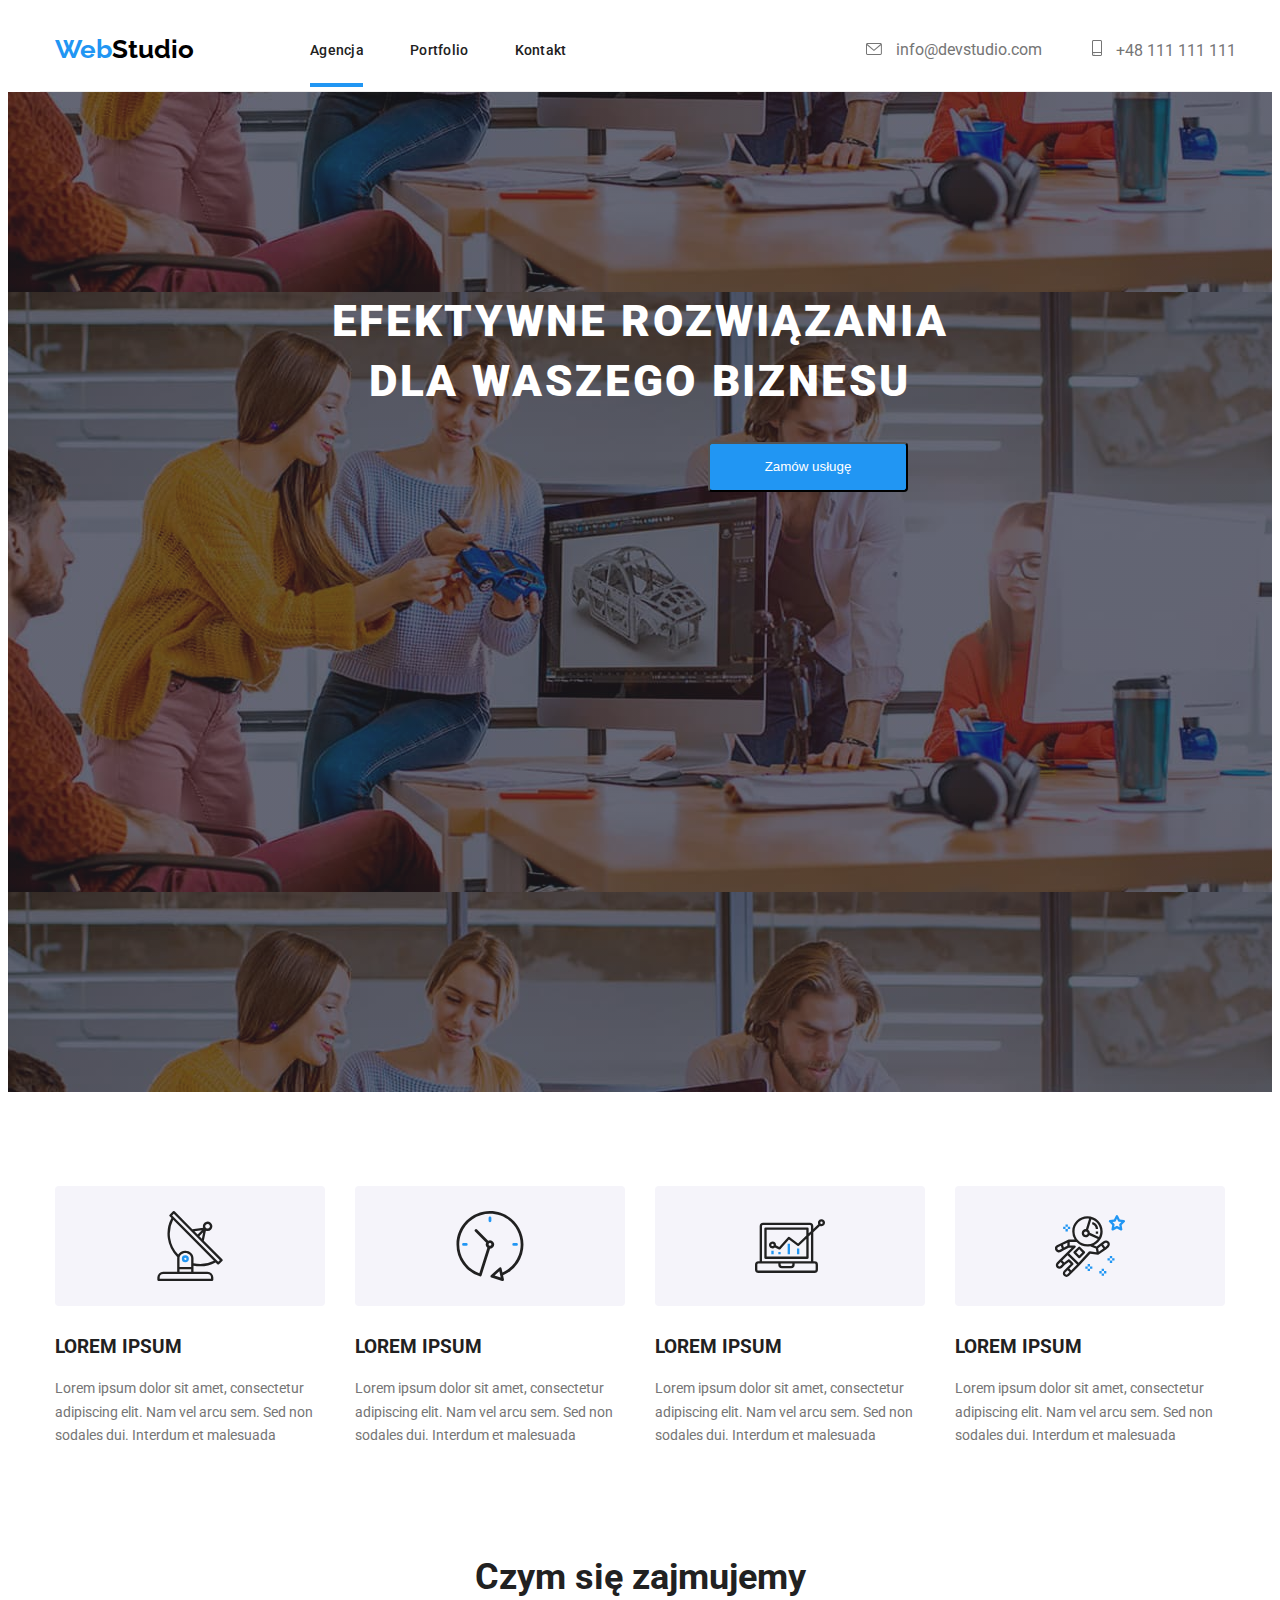
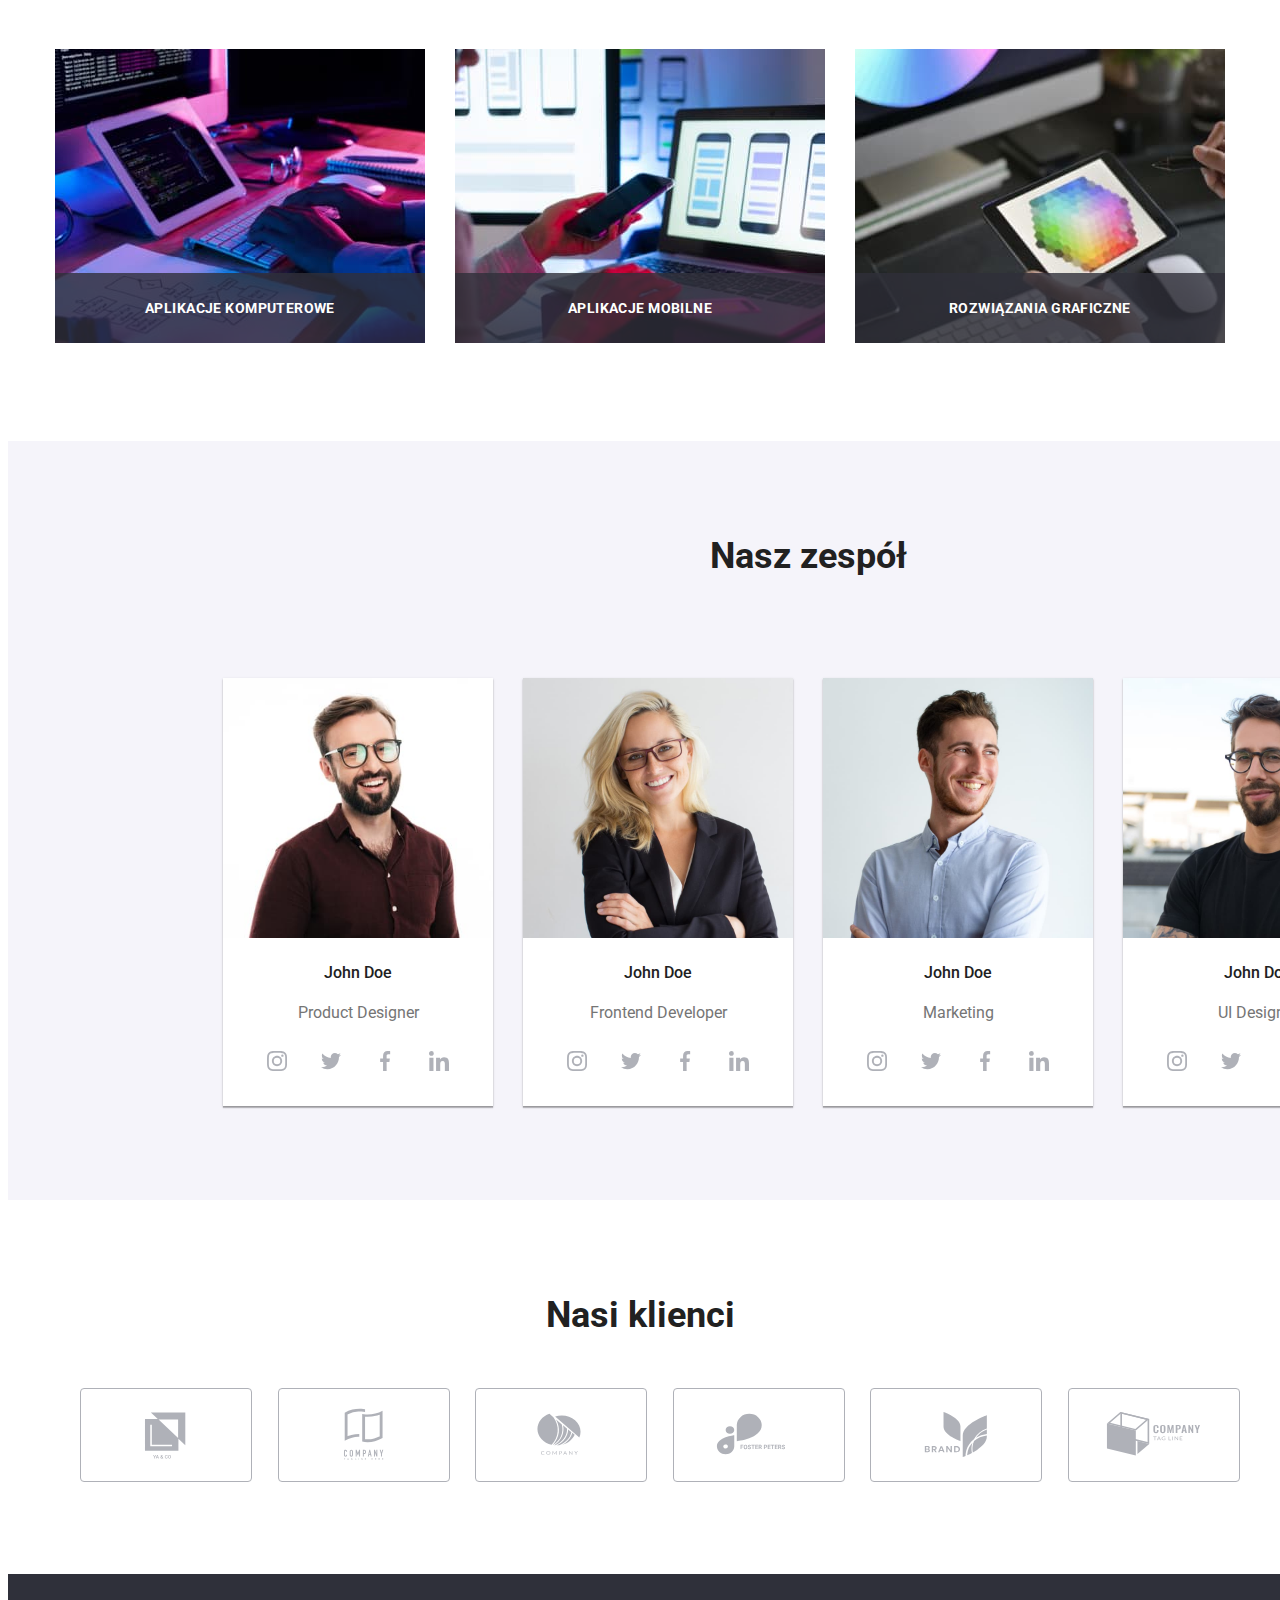
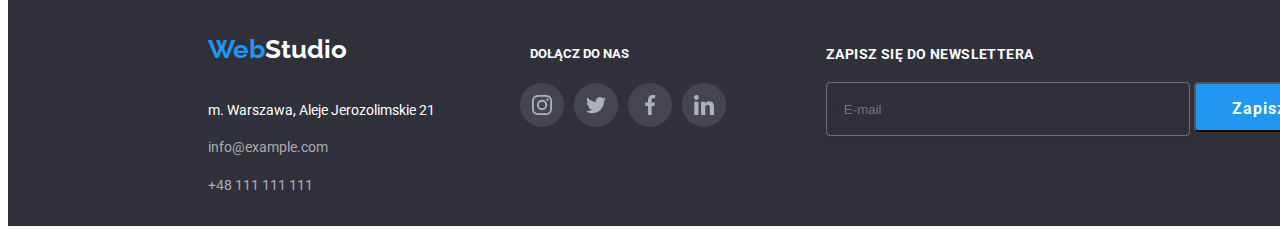
<file: index.html>
<!DOCTYPE html>
<html lang="pl">
  <head>
    <meta charset="UTF-8" />
    <meta http-equiv="X-UA-Compatible" content="IE=edge" />
    <meta name="viewport" content="width=device-width, initial-scale=1.0" />
    <title>WebStudio</title>
    <link rel="preconnect" href="https://fonts.googleapis.com" />
    <link rel="preconnect" href="https://fonts.gstatic.com" crossorigin />
    <link
      href="https://fonts.googleapis.com/css2?family=Raleway:wght@700&family=Roboto:wght@400;500;700;900&display=swap"
      rel="stylesheet"
    />
    <link
      rel="stylesheet"
      href="https://cdnjs.cloudflare.com/ajax/libs/modern-normalize/2.0.0/modern-normalize.min.css"
      integrity="sha512-4xo8blKMVCiXpTaLzQSLSw3KFOVPWhm/TRtuPVc4WG6kUgjH6J03IBuG7JZPkcWMxJ5huwaBpOpnwYElP/m6wg=="
      crossorigin="anonymous"
      referrerpolicy="no-referrer"
    />
    <link rel="stylesheet" href="./css/styles.css" />
    <style>
      body {
        font-family: "Roboto", sans-serif;
        color: #212121;
      }
    </style>
  </head>
  <body>
    <header>
      <div class="container">
        <div class="position-header">
          <div class="logo-h">
            <a href="index.html" class="logo"
              ><span class="web">Web</span>Studio</a
            >
          </div>
          <nav class="menu-nav">
            <ul class="nav-li">
              <li>
                <a href="index.html" class="header-link">Agencja</a>
                <div class="emphasis"></div>
              </li>
              <li>
                <a href="portfolio.html" class="header-link">Portfolio</a>
              </li>
              <li><a href="#address" class="header-link">Kontakt</a></li>
            </ul>
          </nav>
          <div class="adress-header">
            <p>
              <a href="mailto:info@devstudio.com" class="contact">
                <svg class="envelope" width="16" height="12">
                  <use href="images/icons.svg#icon-envelope"></use>
                </svg>
                info@devstudio.com</a
              >
            </p>
            <p>
              <a href="tel:+48111111111" class="contact">
                <svg class="smartphone" width="10" height="16">
                  <use href="images/icons.svg#icon-smartphone"></use>
                </svg>
                +48 111 111 111</a
              >
            </p>
          </div>
        </div>
      </div>
    </header>
    <main>
      <div class="heading">
        <h1 class="heading-title">Efektywne rozwiązania dla Waszego biznesu</h1>
        <div class="button-pos">
          <button type="button" class="button-order" data-modal-open>
            Zamów usługę
          </button>
        </div>
      </div>
      <div class="container">
        <section>
          <ul class="main-list">
            <li>
              <div class="main-icons">
                <svg width="70" height="70">
                  <use href="./images/icons.svg#icon-antenna-1"></use>
                </svg>
              </div>
              <h3>LOREM IPSUM</h3>
              <p class="li-paragraph">
                Lorem ipsum dolor sit amet, consectetur adipiscing elit. Nam vel
                arcu sem. Sed non sodales dui. Interdum et malesuada
              </p>
            </li>
            <li>
              <div class="main-icons">
                <svg width="70" height="70">
                  <use href="./images/icons.svg#icon-clock-1"></use>
                </svg>
              </div>
              <h3>LOREM IPSUM</h3>
              <p class="li-paragraph">
                Lorem ipsum dolor sit amet, consectetur adipiscing elit. Nam vel
                arcu sem. Sed non sodales dui. Interdum et malesuada
              </p>
            </li>
            <li>
              <div class="main-icons">
                <svg width="70" height="70">
                  <use href="./images/icons.svg#icon-diagram-1"></use>
                </svg>
              </div>
              <h3>LOREM IPSUM</h3>
              <p class="li-paragraph">
                Lorem ipsum dolor sit amet, consectetur adipiscing elit. Nam vel
                arcu sem. Sed non sodales dui. Interdum et malesuada
              </p>
            </li>
            <li>
              <div class="main-icons">
                <svg width="70" height="70">
                  <use href="./images/icons.svg#icon-astronaut-1"></use>
                </svg>
              </div>
              <h3>LOREM IPSUM</h3>
              <p class="li-paragraph">
                Lorem ipsum dolor sit amet, consectetur adipiscing elit. Nam vel
                arcu sem. Sed non sodales dui. Interdum et malesuada
              </p>
            </li>
          </ul>
        </section>
        <section class="classes">
          <h2 class="heading-2">Czym się zajmujemy</h2>
          <ul class="classes-li">
            <li class="classes-img">
              <img
                src="images/img-1.jpg"
                alt="Programista piszący kod na klawiaturze"
                width="370"
                height="294"
              />
              <div class="classes-description">
                <p>APLIKACJE KOMPUTEROWE</p>
              </div>
            </li>
            <li class="classes-img">
              <img
                src="images/img-2.jpg"
                alt="Kobieta trzymająca smartfon przed
            laptopem"
                width="370"
                height="294"
              />
              <div class="classes-description">
                <p>APLIKACJE MOBILNE</p>
              </div>
            </li>
            <li class="classes-img">
              <img
                src="images/img-3.jpg"
                alt="Tabela kolorów wyświetlana na tablecie"
                width="370"
                height="294"
              />
              <div class="classes-description">
                <p>ROZWIĄZANIA GRAFICZNE</p>
              </div>
            </li>
          </ul>
        </section>
      </div>
      <section class="team-body">
        <h2 class="heading-3">Nasz zespół</h2>
        <ul class="team-photo">
          <li class="team-list">
            <img
              src="images/img.jpg"
              alt="Uśmiechnięty mężczyzna z brodą w
            okularach"
              width="270"
              height="260"
            />
            <h4 class="team-name">John Doe</h4>
            <p class="team-spec">Product Designer</p>
            <ul class="social-links-team">
              <li class="social-links-li">
                <a class="social-link">
                  <svg width="20" height="20">
                    <use href="./images/icons.svg#icon-instagram-2"></use>
                  </svg>
                </a>
              </li>
              <li class="social-links-li">
                <a class="social-link">
                  <svg width="20" height="20">
                    <use href="./images/icons.svg#icon-twitter-1"></use>
                  </svg>
                </a>
              </li>
              <li class="social-links-li">
                <a class="social-link">
                  <svg width="20" height="20">
                    <use href="./images/icons.svg#icon-facebook-1"></use>
                  </svg>
                </a>
              </li>
              <li class="social-links-li">
                <a class="social-link">
                  <svg width="20" height="20">
                    <use href="./images/icons.svg#icon-linkedin-1"></use>
                  </svg>
                </a>
              </li>
            </ul>
          </li>
          <li class="team-list">
            <img
              src="images/img2.jpg"
              alt="Uśmiechnięta kobieta w
            okularach"
              width="270"
              height="260"
            />
            <h4 class="team-name">John Doe</h4>
            <p class="team-spec">Frontend Developer</p>
            <ul class="social-links-team">
              <li class="social-links-li">
                <a class="social-link">
                  <svg width="20" height="20">
                    <use href="./images/icons.svg#icon-instagram-2"></use>
                  </svg>
                </a>
              </li>
              <li class="social-links-li">
                <a class="social-link">
                  <svg width="20" height="20">
                    <use href="./images/icons.svg#icon-twitter-1"></use>
                  </svg>
                </a>
              </li>
              <li class="social-links-li">
                <a class="social-link">
                  <svg width="20" height="20">
                    <use href="./images/icons.svg#icon-facebook-1"></use>
                  </svg>
                </a>
              </li>
              <li class="social-links-li">
                <a class="social-link">
                  <svg width="20" height="20">
                    <use href="./images/icons.svg#icon-linkedin-1"></use>
                  </svg>
                </a>
              </li>
            </ul>
          </li>
          <li class="team-list">
            <img
              src="images/img3.jpg"
              alt="Uśmiechnięty mężczyzna w
            koszuli"
              width="270"
              height="260"
            />
            <h4 class="team-name">John Doe</h4>
            <p class="team-spec">Marketing</p>
            <ul class="social-links-team">
              <li class="social-links-li">
                <a class="social-link">
                  <svg width="20" height="20">
                    <use href="./images/icons.svg#icon-instagram-2"></use>
                  </svg>
                </a>
              </li>
              <li class="social-links-li">
                <a class="social-link">
                  <svg width="20" height="20">
                    <use href="./images/icons.svg#icon-twitter-1"></use>
                  </svg>
                </a>
              </li>
              <li class="social-links-li">
                <a class="social-link">
                  <svg width="20" height="20">
                    <use href="./images/icons.svg#icon-facebook-1"></use>
                  </svg>
                </a>
              </li>
              <li class="social-links-li">
                <a class="social-link">
                  <svg width="20" height="20">
                    <use href="./images/icons.svg#icon-linkedin-1"></use>
                  </svg>
                </a>
              </li>
            </ul>
          </li>
          <li class="team-list">
            <img
              src="images/img4.jpg"
              alt="Uśmiechnięty mężczyzna z brodą w
            okularach"
              width="270"
              height="260"
            />
            <h4 class="team-name">John Doe</h4>
            <p class="team-spec">UI Designer</p>
            <ul class="social-links-team">
              <li class="social-links-li">
                <a class="social-link">
                  <svg width="20" height="20">
                    <use href="./images/icons.svg#icon-instagram-2"></use>
                  </svg>
                </a>
              </li>
              <li class="social-links-li">
                <a class="social-link">
                  <svg width="20" height="20">
                    <use href="./images/icons.svg#icon-twitter-1"></use>
                  </svg>
                </a>
              </li>
              <li class="social-links-li">
                <a class="social-link">
                  <svg width="20" height="20">
                    <use href="./images/icons.svg#icon-facebook-1"></use>
                  </svg>
                </a>
              </li>
              <li class="social-links-li">
                <a class="social-link">
                  <svg width="20" height="20">
                    <use href="./images/icons.svg#icon-linkedin-1"></use>
                  </svg>
                </a>
              </li>
            </ul>
          </li>
        </ul>
      </section>
      <section>
        <div class="container">
          <h2 class="heading-3">Nasi klienci</h2>
          <ul class="client-li">
            <li class="client-icon">
              <a class="client-border">
                <svg class="icons-client" width="170" height="92">
                  <use href="./images/icons.svg#icon-Logo"></use>
                </svg>
              </a>
            </li>
            <li class="client-icon">
              <a class="client-border">
                <svg class="icons-client" width="170" height="92">
                  <use href="./images/icons.svg#icon-Logo-1"></use>
                </svg>
              </a>
            </li>
            <li class="client-icon">
              <a class="client-border">
                <svg class="icons-client" width="170" height="92">
                  <use href="./images/icons.svg#icon-Logo-2"></use>
                </svg>
              </a>
            </li>
            <li class="client-icon">
              <a class="client-border">
                <svg class="icons-client" width="170" height="92">
                  <use href="./images/icons.svg#icon-Logo-3"></use>
                </svg>
              </a>
            </li>
            <li class="client-icon">
              <a class="client-border">
                <svg class="icons-client" width="170" height="92">
                  <use href="./images/icons.svg#icon-Logo-4"></use>
                </svg>
              </a>
            </li>
            <li class="client-icon">
              <a class="client-border">
                <svg class="icons-client" width="170" height="92">
                  <use href="./images/icons.svg#icon-Logo-5"></use>
                </svg>
              </a>
            </li>
          </ul>
        </div>
      </section>
    </main>
    <footer class="end-page">
      <div class="container">
        <div class="footer-main">
          <div>
            <div class="footer-logo">
              <a href="index.html" class="logo"
                ><span class="web">Web</span
                ><span class="footer-studio">Studio</span></a
              >
            </div>
            <address id="address" class="address-font">
              <p class="addres-st">m. Warszawa, Aleje Jerozolimskie 21</p>
              <p>
                <a href="mailto:info@example.com" class="contact-footer">
                  info@example.com</a
                >
              </p>
              <p>
                <a href="tel:+48111111111" class="contact-footer"
                  >+48 111 111 111</a
                >
              </p>
            </address>
          </div>
          <div class="footer-join">
            <h5>Dołącz do nas</h5>
            <ul class="social-footer-li">
              <li class="social-links-footer">
                <a class="social-link-footer-icon">
                  <svg width="20" height="20">
                    <use href="./images/icons.svg#icon-instagram-2"></use>
                  </svg>
                </a>
              </li>
              <li class="social-links-footer">
                <a class="social-link-footer-icon">
                  <svg width="20" height="20">
                    <use href="./images/icons.svg#icon-twitter-1"></use>
                  </svg>
                </a>
              </li>
              <li class="social-links-footer">
                <a class="social-link-footer-icon">
                  <svg width="20" height="20">
                    <use href="./images/icons.svg#icon-facebook-1"></use>
                  </svg>
                </a>
              </li>
              <li class="social-links-footer">
                <a class="social-link-footer-icon">
                  <svg width="20" height="20">
                    <use href="./images/icons.svg#icon-linkedin-1"></use>
                  </svg>
                </a>
              </li>
            </ul>
          </div>
          <div class="newsletter-mail">
            <form>
              <label class="newsletter-label">Zapisz się do newslettera</label
              ><input
                name="newsletter"
                class="newsletter-input"
                placeholder="    E-mail"
                type="email"
              />
              <button type="submit" class="newsletter-button">
                Zapisz się
                <svg class="newsletter-icon" width="24px" height="24px">
                  <use href="./images/icons.svg#icon-icon-send"></use>
                </svg>
              </button>
            </form>
          </div>
        </div>
      </div>
    </footer>
    <div class="container">
      <div class="modal is-hidden" data-modal>
        <div class="modal-window">
          <button class="modal-close-button" data-modal-close>
            <svg class="modal-close" width="18" height="18">
              <use href="./images/icons.svg#icon-close-black-18dp-1"></use>
            </svg>
          </button>

          <div class="modal-form">
            <h3 class="modal-heading">
              Zostaw swoje dane w formularzu poniżej
            </h3>
            <form>
              <label class="container-label" name="name"
                ><span class="text-label">Imie</span>
                <div class="label-icon">
                  <svg class="icon-modal" width="18" height="18">
                    <use
                      href="./images/icons.svg#icon-person-black-18dp-1"
                    ></use>
                  </svg>
                  <input class="input-modal" />
                </div>
              </label>
              <label class="container-label" name="phone"
                ><span class="text-label">Telefon</span>
                <div class="label-icon">
                  <svg class="icon-modal" width="18" height="18">
                    <use
                      href="./images/icons.svg#icon-phone-black-18dp-1"
                    ></use>
                  </svg>
                  <input class="input-modal" />
                </div>
              </label>
              <label class="container-label" name="mail"
                ><span class="text-label">Email</span>
                <div class="label-icon">
                  <svg class="icon-modal" width="18" height="18">
                    <use
                      href="./images/icons.svg#icon-email-black-18dp-1"
                    ></use>
                  </svg>
                  <input class="input-modal" />
                </div>
              </label>
              <label
                ><span class="text-label">Komentarz</span>
                <textarea
                  class="modal-textarea"
                  name="comment"
                  rows="5"
                  placeholder="Wprowadź tekst"
                  autocomplete="off"
                ></textarea>
              </label>
              <label
                ><input class="modal-checkbox" type="checkbox" />
                <div class="checkbox-vector-none">
                  <svg width="16" height="15">
                    <use href="./images/icons.svg#icon-Vector-1"></use>
                  </svg>
                </div>
                <div class="checkbox-vector-yes">
                  <svg width="16" height="15">
                    <use href="./images/icons.svg#icon-icon-check-1"></use>
                  </svg>
                </div>
                <span class="modal-declaration"
                  >Oświadczam iż akceptuję
                  <a class="declaration-link" href="#">Regulamin</a> i
                  <a class="declaration-link" href="#">Politykę Prywatności</a
                  >.</span
                >
              </label>
              <button class="modal-send-button" type="submit">Wyślij</button>
            </form>
          </div>
        </div>
      </div>
      <script src="js/modal.js"></script>
    </div>
  </body>
</html>
</file>
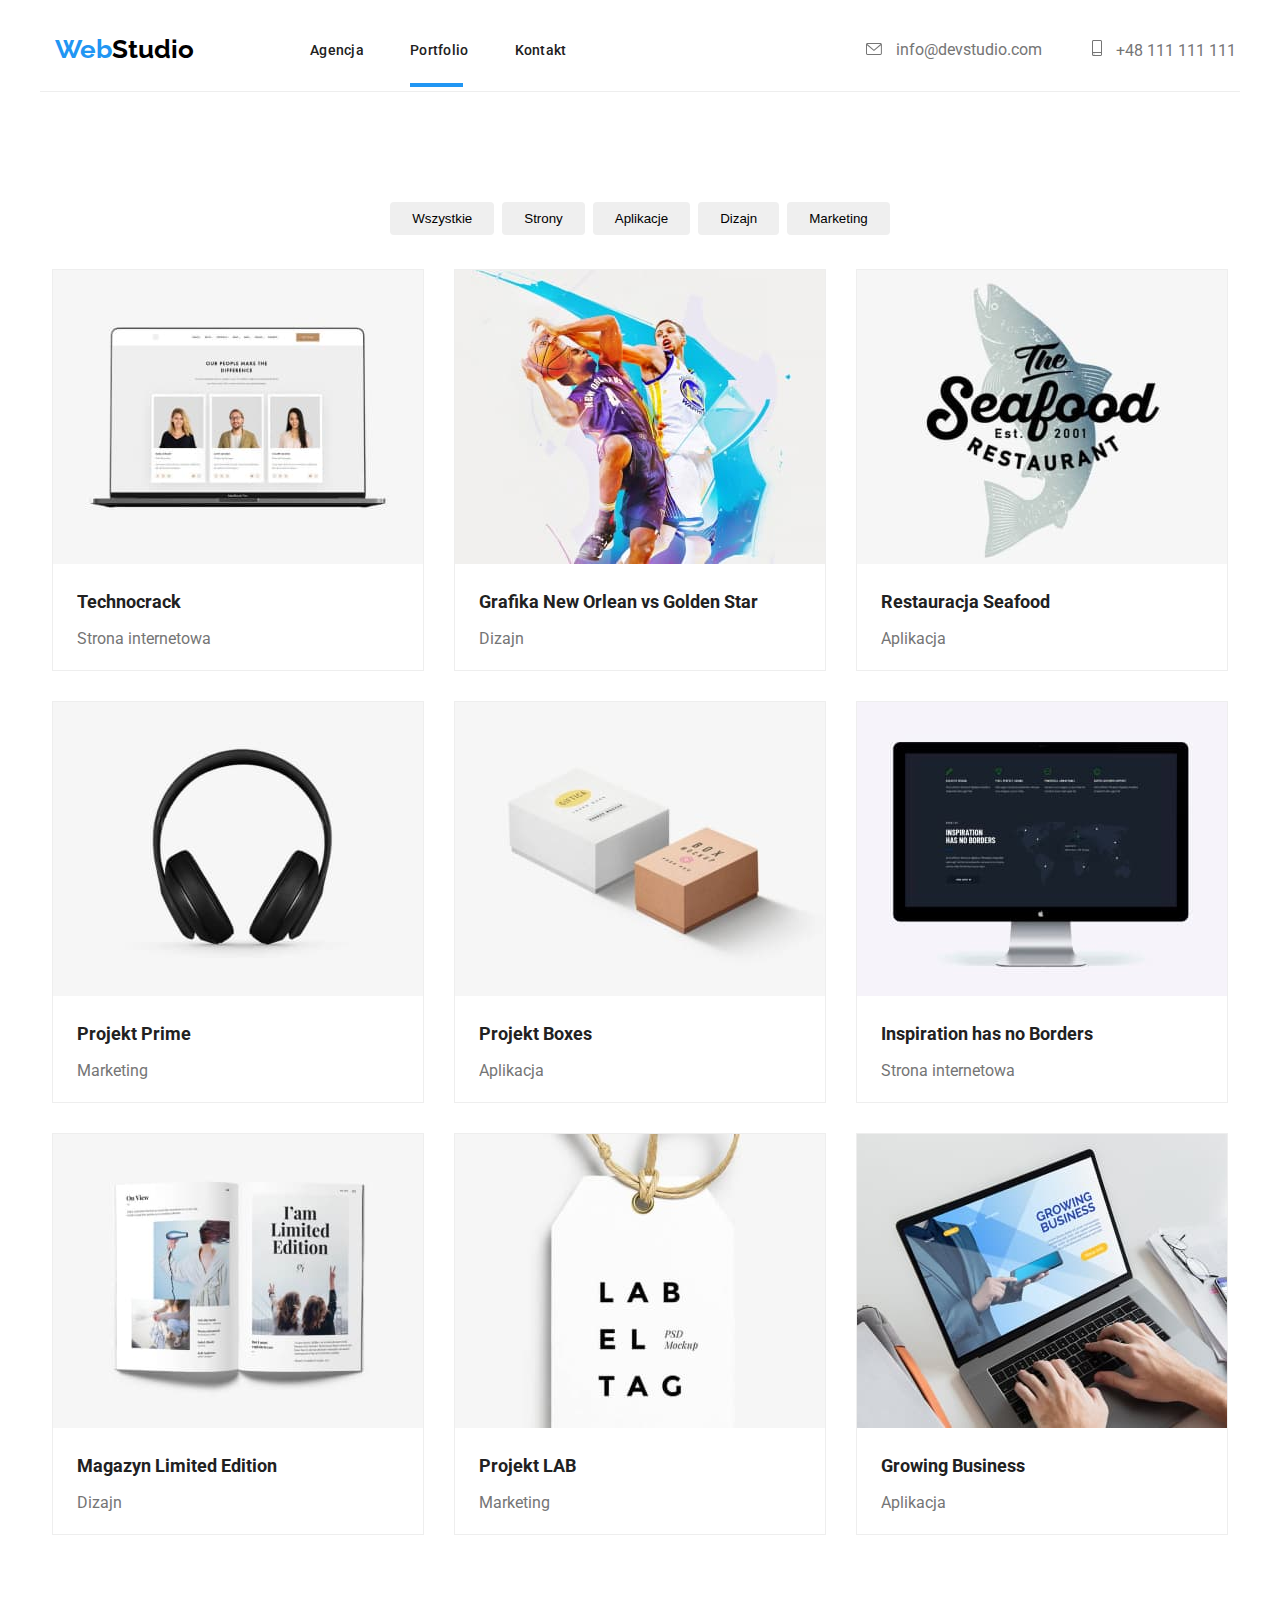
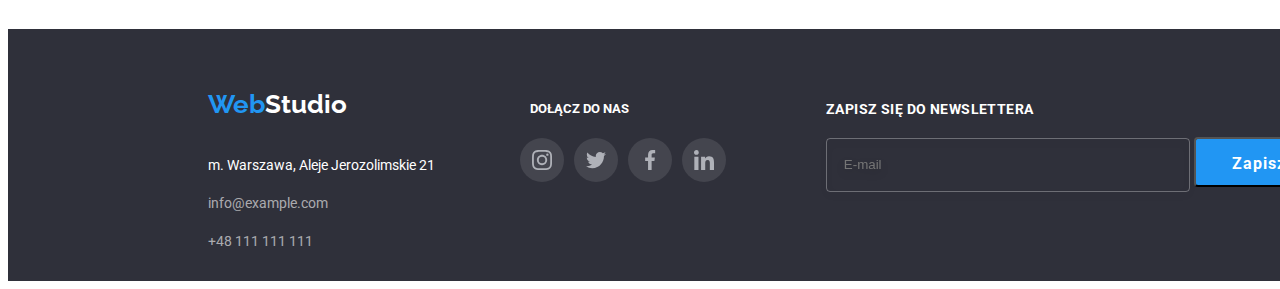
<file: portfolio.html>
<!DOCTYPE html>
<html lang="pl">
  <head>
    <meta charset="UTF-8" />
    <meta http-equiv="X-UA-Compatible" content="IE=edge" />
    <meta name="viewport" content="width=device-width, initial-scale=1.0" />
    <title>Portfolio</title>
    <link rel="preconnect" href="https://fonts.googleapis.com" />
    <link rel="preconnect" href="https://fonts.gstatic.com" crossorigin />
    <link
      href="https://fonts.googleapis.com/css2?family=Raleway:wght@700&family=Roboto:wght@400;500;700;900&display=swap"
      rel="stylesheet"
    />
    <link
      rel="stylesheet"
      href="https://cdnjs.cloudflare.com/ajax/libs/modern-normalize/2.0.0/modern-normalize.min.css"
      integrity="sha512-4xo8blKMVCiXpTaLzQSLSw3KFOVPWhm/TRtuPVc4WG6kUgjH6J03IBuG7JZPkcWMxJ5huwaBpOpnwYElP/m6wg=="
      crossorigin="anonymous"
      referrerpolicy="no-referrer"
    />
    <link rel="stylesheet" href="./css/styles.css" />
    <style>
      body {
        font-family: "Roboto", sans-serif;
        color: #212121;
      }
    </style>
  </head>
  <body>
    <header>
      <div class="container">
        <div class="position-header">
          <div class="logo-h">
            <a href="index.html" class="logo"
              ><span class="web">Web</span>Studio</a
            >
          </div>
          <nav class="menu-nav">
            <ul class="nav-li">
              <li><a href="index.html" class="header-link">Agencja</a></li>
              <li>
                <a href="portfolio.html" class="header-link">Portfolio</a>
                <div class="emphasis"></div>
              </li>
              <li><a href="#address" class="header-link">Kontakt</a></li>
            </ul>
          </nav>
          <div class="adress-header">
            <p>
              <a href="mailto:info@devstudio.com" class="contact">
                <svg class="envelope" width="16" height="12">
                  <use href="images/icons.svg#icon-envelope"></use>
                </svg>
                info@devstudio.com</a
              >
            </p>
            <p>
              <a href="tel:+48111111111" class="contact">
                <svg class="smartphone" width="10" height="16">
                  <use href="images/icons.svg#icon-smartphone"></use>
                </svg>
                +48 111 111 111</a
              >
            </p>
          </div>
        </div>
      </div>
    </header>
    <main>
      <div class="container">
        <ul class="button-list">
          <li>
            <button type="button" class="button-port">Wszystkie</button>
          </li>
          <li><button type="button" class="button-port">Strony</button></li>
          <li>
            <button type="button" class="button-port">Aplikacje</button>
          </li>
          <li><button type="button" class="button-port">Dizajn</button></li>
          <li>
            <button type="button" class="button-port">Marketing</button>
          </li>
        </ul>
        <ul class="port-photo-li">
          <li class="li-photo-port">
            <div class="overlay-box">
              <img
                src="images/portfolio.jpg"
                alt="strona internetowa otwarta w przeglądarce na laptopie"
                width="370"
                height="294"
              />
              <div class="overlay">
                <p class="overlay-paragraph">
                  Technocrack jest popularną platformą wykorzystywaną do
                  rozpowszechniania koronawirusa. Firmy wykorzystują tę
                  platformę do celów szpiegowskich i ataków na niezabezpieczone
                  serwery konkurencji
                </p>
              </div>
            </div>
            <figcaption>
              <h4 class="li-tittle">Technocrack</h4>

              <p class="li-p">Strona internetowa</p>
            </figcaption>
          </li>
          <li class="li-photo-port">
            <div class="overlay-box">
              <img
                src="images/portfolio-2.jpg"
                alt="koszykarze podczas gry"
                width="370"
                height="294"
              />
              <div class="overlay">
                <p class="overlay-paragraph">
                  Technocrack jest popularną platformą wykorzystywaną do
                  rozpowszechniania koronawirusa. Firmy wykorzystują tę
                  platformę do celów szpiegowskich i ataków na niezabezpieczone
                  serwery konkurencji
                </p>
              </div>
            </div>
            <figcaption>
              <h4 class="li-tittle">Grafika New Orlean vs Golden Star</h4>
              <p class="li-p">Dizajn</p>
            </figcaption>
          </li>
          <li class="li-photo-port">
            <div class="overlay-box">
              <img
                src="images/portfolio-3.jpg"
                alt="logo restauracji z rybą w tle"
                width="370"
                height="294"
              />
              <div class="overlay">
                <p class="overlay-paragraph">
                  Technocrack jest popularną platformą wykorzystywaną do
                  rozpowszechniania koronawirusa. Firmy wykorzystują tę
                  platformę do celów szpiegowskich i ataków na niezabezpieczone
                  serwery konkurencji
                </p>
              </div>
            </div>
            <figcaption>
              <h4 class="li-tittle">Restauracja Seafood</h4>
              <p class="li-p">Aplikacja</p>
            </figcaption>
          </li>
          <li class="li-photo-port">
            <div class="overlay-box">
              <img
                src="images/portfolio-4.jpg"
                alt="słuchawki nauszne"
                width="370"
                height="294"
              />
              <div class="overlay">
                <p class="overlay-paragraph">
                  Technocrack jest popularną platformą wykorzystywaną do
                  rozpowszechniania koronawirusa. Firmy wykorzystują tę
                  platformę do celów szpiegowskich i ataków na niezabezpieczone
                  serwery konkurencji
                </p>
              </div>
            </div>
            <figcaption>
              <h4 class="li-tittle">Projekt Prime</h4>
              <p class="li-p">Marketing</p>
            </figcaption>
          </li>
          <li class="li-photo-port">
            <div class="overlay-box">
              <img
                src="images/portfolio-5.jpg"
                alt="dwa kartonowe pudełka"
                width="370"
                height="294"
              />
              <div class="overlay">
                <p class="overlay-paragraph">
                  Technocrack jest popularną platformą wykorzystywaną do
                  rozpowszechniania koronawirusa. Firmy wykorzystują tę
                  platformę do celów szpiegowskich i ataków na niezabezpieczone
                  serwery konkurencji
                </p>
              </div>
            </div>
            <figcaption>
              <h4 class="li-tittle">Projekt Boxes</h4>
              <p class="li-p">Aplikacja</p>
            </figcaption>
          </li>
          <li class="li-photo-port">
            <div class="overlay-box">
              <img
                src="images/portfolio-6.jpg"
                alt="otwarta w przeglądarce strona z mapą ziemii wyświetlona na monitorze"
                width="370"
                height="294"
              />
              <div class="overlay">
                <p class="overlay-paragraph">
                  Technocrack jest popularną platformą wykorzystywaną do
                  rozpowszechniania koronawirusa. Firmy wykorzystują tę
                  platformę do celów szpiegowskich i ataków na niezabezpieczone
                  serwery konkurencji
                </p>
              </div>
            </div>
            <figcaption>
              <h4 class="li-tittle">Inspiration has no Borders</h4>
              <p class="li-p">Strona internetowa</p>
            </figcaption>
          </li>
          <li class="li-photo-port">
            <div class="overlay-box">
              <img
                src="images/portfolio-7.jpg"
                alt="otwarta strona gazety- magazynu dla kobiet"
                width="370"
                height="294"
              />
              <div class="overlay">
                <p class="overlay-paragraph">
                  Technocrack jest popularną platformą wykorzystywaną do
                  rozpowszechniania koronawirusa. Firmy wykorzystują tę
                  platformę do celów szpiegowskich i ataków na niezabezpieczone
                  serwery konkurencji
                </p>
              </div>
            </div>
            <figcaption>
              <h4 class="li-tittle">Magazyn Limited Edition</h4>
              <p class="li-p">Dizajn</p>
            </figcaption>
          </li>
          <li class="li-photo-port">
            <div class="overlay-box">
              <img
                src="images/portfolio-8.jpg"
                alt="zawieszka produktu odzieżowego ze złotym sznurkiem "
                width="370"
                height="294"
              />
              <div class="overlay">
                <p class="overlay-paragraph">
                  Technocrack jest popularną platformą wykorzystywaną do
                  rozpowszechniania koronawirusa. Firmy wykorzystują tę
                  platformę do celów szpiegowskich i ataków na niezabezpieczone
                  serwery konkurencji
                </p>
              </div>
            </div>
            <figcaption>
              <h4 class="li-tittle">Projekt LAB</h4>
              <p class="li-p">Marketing</p>
            </figcaption>
          </li>
          <li class="li-photo-port">
            <div class="overlay-box">
              <img
                src="images/portfolio-9.jpg"
                alt="mężczyzna piszący na laptopie"
                width="370"
                height="294"
              />
              <div class="overlay">
                <p class="overlay-paragraph">
                  Technocrack jest popularną platformą wykorzystywaną do
                  rozpowszechniania koronawirusa. Firmy wykorzystują tę
                  platformę do celów szpiegowskich i ataków na niezabezpieczone
                  serwery konkurencji
                </p>
              </div>
            </div>
            <figcaption>
              <h4 class="li-tittle">Growing Business</h4>
              <p class="li-p">Aplikacja</p>
            </figcaption>
          </li>
        </ul>
      </div>
    </main>
    <footer class="end-page">
      <div class="container">
        <div class="footer-main">
          <div>
            <div class="footer-logo">
              <a href="index.html" class="logo"
                ><span class="web">Web</span
                ><span class="footer-studio">Studio</span></a
              >
            </div>
            <address id="address" class="address-font">
              <p class="addres-st">m. Warszawa, Aleje Jerozolimskie 21</p>
              <p>
                <a href="mailto:info@example.com" class="contact-footer">
                  info@example.com</a
                >
              </p>
              <p>
                <a href="tel:+48111111111" class="contact-footer"
                  >+48 111 111 111</a
                >
              </p>
            </address>
          </div>
          <div class="footer-join">
            <h5>Dołącz do nas</h5>
            <ul class="social-footer-li">
              <li class="social-links-footer">
                <a class="social-link-footer-icon">
                  <svg width="20px" height="20px">
                    <use href="./images/icons.svg#icon-instagram-2"></use>
                  </svg>
                </a>
              </li>
              <li class="social-links-footer">
                <a class="social-link-footer-icon">
                  <svg width="20px" height="20px">
                    <use href="./images/icons.svg#icon-twitter-1"></use>
                  </svg>
                </a>
              </li>
              <li class="social-links-footer">
                <a class="social-link-footer-icon">
                  <svg width="20px" height="20px">
                    <use href="./images/icons.svg#icon-facebook-1"></use>
                  </svg>
                </a>
              </li>
              <li class="social-links-footer">
                <a class="social-link-footer-icon">
                  <svg width="20px" height="20px">
                    <use href="./images/icons.svg#icon-linkedin-1"></use>
                  </svg>
                </a>
              </li>
            </ul>
          </div>
          <div class="newsletter-mail">
            <form name="newsletter">
              <label class="newsletter-label"> Zapisz się do newslettera</label>
              <input
                class="newsletter-input"
                placeholder="    E-mail"
                type="email"
              />
              <button type="submit" class="newsletter-button">
                Zapisz się
                <svg class="newsletter-icon" width="24px" height="24px">
                  <use href="./images/icons.svg#icon-icon-send"></use>
                </svg>
              </button>
            </form>
          </div>
        </div>
      </div>
    </footer>
  </body>
</html>
</file>
<file: css/styles.css>
.logo {
  font-family: "Raleway";
  font-weight: 700;
  font-size: 26px;
  line-height: 1.19;
  color: #000000;
  text-decoration: none;
}
.web {
  color: #2196f3;
}
.header-link {
  color: #212121;
  text-decoration: none;
  font-family: Roboto;
  font-size: 14px;
  font-weight: 500;
  line-height: 16px;
  letter-spacing: 0.02em;
  text-align: left;
}
.header-link:hover,
.header-link:focus {
  color: #2196f3;
  transition: 250ms cubic-bezier(0.4, 0, 0.2, 1);
}
.contact {
  color: #757575;
  text-decoration: none;
}
.contact-footer {
  color: rgba(255, 255, 255, 0.6);
  text-decoration: none;
}
.contact:hover,
.contact:focus,
.contact-footer:hover,
.contact-footer:focus {
  color: #2196f3;
  transition: 250ms cubic-bezier(0.4, 0, 0.2, 1);
}
.button-pos {
  padding: 30px 700px 200px 700px;
}
.button-order {
  cursor: pointer;
  background-color: #2196f3;
  -webkit-text-fill-color: #ffffff;
  width: 200px;
  height: 50px;
  border-radius: 4px;
  text-align: center;
}
.heading {
  background-image: linear-gradient(
      rgba(47, 48, 58, 0.4),
      rgba(47, 48, 58, 0.4)
    ),
    url(../images/background.jpg);
  background-position: center;
  background-color: #2f303a;
  height: 600px;
  margin: 0 auto;
  max-width: 1600px;
  padding: 200px 0;
}
.heading-title {
  font-weight: 900;
  font-size: 44px;
  line-height: 1.36;
  letter-spacing: 0.06em;
  text-transform: uppercase;
  color: #ffffff;

  max-width: 696px;
  text-align: center;
  margin: 0 auto;
  flex-wrap: wrap;
}

.li-paragraph {
  color: #757575;
  font-size: 14px;
  line-height: 1.7;

  width: 270px;
  left: 215px;
  top: 800px;
}

.address-font {
  font-style: normal;
  padding-right: 15px;
  font-size: 14px;
  line-height: 1.7;
}
.addres-st {
  color: #ffffff;
}
.heading-2 {
  font-weight: 700;
  font-size: 36px;
  line-height: 1.2;
  text-align: center;
  margin-block-end: 0;
  margin-block-start: 0;
}
.heading-3 {
  font-weight: 700;
  font-size: 36px;
  line-height: 1.2;
  text-align: center;
  margin-block-end: 0;
  padding-top: 94px;
}
.team-name {
  font-weight: 500;
  font-size: 16px;
  line-height: 1.18;
  display: flex;
  justify-content: center;
}
.team-spec {
  color: #757575;
  font-size: 16px;
  line-height: 1.18;
  display: flex;
  justify-content: center;
}
.team-body {
  background: #f5f4fa;
  white-space: normal;
  margin-top: 94px;
  width: 1600px;
  margin: auto;
}
.end-page {
  background: #2f303a;
  width: 1600px;
  height: 252px;
  display: flex;
  margin: auto;
}
.footer-logo {
  font-family: "Raleway";
  font-weight: 700;
  font-size: 26px;
  line-height: 1.19;
  color: #000000;
  text-decoration: none;
  padding: 60px 0 20px 0;
}
.footer-studio {
  color: #ffffff;
}
.button {
  font-weight: 500;
  width: 93px;
  height: 2.44;
  background: #f5f4fa;
}
.button:focus,
.button:hover {
  font-weight: 500;
  cursor: pointer;
  background-color: #2196f3;
  -webkit-text-fill-color: #ffffff;
  transition: 250ms cubic-bezier(0.4, 0, 0.2, 1);
}
.li-tittle {
  font-weight: 700;
  font-size: 18px;
  line-height: 2;
  margin-top: 20px;
  margin-bottom: 4px;
  margin-left: 24px;
}
.li-p {
  font-size: 16px;
  line-height: 1.87;
  color: #757575;
  margin-block-start: 0;
  margin-block-end: 1em;
  margin-left: 24px;
}

.team-list {
  width: 270px;
  height: 428px;
  background: #ffffff;
  box-shadow: 0px 1px 3px rgba(0, 0, 0, 0.12), 0px 1px 1px rgba(0, 0, 0, 0.14),
    0px 2px 1px rgba(0, 0, 0, 0.2);
}
/* homework 3 */

.nav-li {
  list-style-type: none;
  display: flex;
  flex-direction: row;
  justify-content: space-around;
  gap: 46px;
  padding: 32px 0 32px 93px;
  margin-block-start: 0;
  margin-block-end: 0;
  margin-inline-start: 23px;
}
.container {
  width: 1200px;
  margin: 0 auto;
}
.main-list {
  display: flex;
  list-style-type: none;
  justify-content: space-around;
  padding-inline-start: 0;
  margin-top: 94px;
  margin-block-end: 0;
}
.main-list > .li {
  height: 101px;
  max-width: 270px;
  left: 515px;
  top: 774px;
}
.classes {
  margin: 94px 15px 94px 15px;
}
.classes-li {
  display: flex;
  justify-content: center;
  padding-inline-start: 0px;
  gap: 30px;
  margin-top: 50px;
}
.classes > ul > li {
  list-style-type: none;
}
.team-photo {
  list-style-type: none;
  display: inline-flex;
  margin: 0 auto;
  gap: 30px;
  column-gap: 30px;
  padding: 50px 215px 94px 215px;
}

/* header */
.logo-h {
  display: flex;
  align-items: center;
  margin-left: 15px;
}
.position-header {
  display: flex;
  flex-direction: row;
  border-bottom: 1px solid #eeeeee;
}
.menu-nav {
  display: block;
}
.adress-header {
  display: flex;
  justify-content: flex-end;
  gap: 50px;
  padding-left: 300px;
  align-items: center;
}

/* portfolio */

.button-list {
  list-style-type: none;
  display: flex;
  flex-wrap: wrap;
  gap: 8px;
  justify-content: center;
  padding-inline-start: 0;
  padding-block-start: 94px;
}
.button-port {
  border: none;
  font-weight: 500;
  line-height: 1.6;
  padding: 6px 22px 6px 22px;
  border-radius: 4px;
}
.button-port:hover,
.button-port:focus {
  font-weight: 500;
  cursor: pointer;
  background-color: #2196f3;
  -webkit-text-fill-color: #ffffff;
  border-style: none;
  box-shadow: 0px 2px 2px 0px #0000001f;
  box-shadow: 0px 1px 2px 0px #00000014;
  box-shadow: 0px 3px 1px 0px #0000001a;
  transition: 250ms cubic-bezier(0.4, 0, 0.2, 1);
}
.port-photo-li {
  display: flex;
  flex-wrap: wrap;
  gap: 30px;
  list-style-type: none;
  padding: 0;
  justify-content: center;
  margin-bottom: 94px;
  margin-top: 34px;
}
.li-photo-port {
  width: 370px;
  flex-direction: column;
  margin: 0;
  border: 1px solid #eeeeee;
}

.li-photo-port:focus,
.li-photo-port:hover {
  cursor: pointer;
  border-radius: 6px;
  transition: 250ms cubic-bezier(0.4, 0, 0.2, 1);
}
/*icons*/
.envelope {
  fill: currentColor;
  margin-right: 10px;
}
.smartphone {
  fill: currentColor;
  margin-right: 10px;
}
.main-icons {
  background: #f5f4fa;
  border-radius: 4px;
  width: 270px;
  height: 120px;
  display: flex;
  justify-content: center;
  align-items: center;
  margin-bottom: 30px;
}
.social-links-team {
  list-style-type: none;
  display: flex;
  justify-content: space-between;
  padding: 0;
  margin: 16px 32px 18px 32px;
  padding-inline-start: 0;
}
.social-links-li {
  max-width: 44px;
  height: 44px;
}
.social-links-li:hover,
.social-links-li:focus {
  cursor: pointer;
  border-color: #2196f3;
  border-width: 44px;
  border-radius: 50%;
  background-color: #2196f3;
  transition: 250ms cubic-bezier(0.4, 0, 0.2, 1);
}
.heading-3 {
  font-weight: 700;
  font-size: 36px;
  line-height: 1.2;
  text-align: center;
  margin-block-end: 0;
  margin-block-start: 0;
  margin-bottom: 50px;
}
.client-li {
  list-style-type: none;
  display: flex;
  justify-content: space-between;
  align-items: center;
  margin-block-end: 0;
  margin-bottom: 94px;
}
.client-icon {
  width: 172px;
  height: 92px;
}
.client-border {
  width: 170px;
  height: 92px;
  border: 1px solid #afb1b8;
  border-radius: 4px;
  fill: currentColor;
  display: flex;
  justify-content: center;
  align-items: center;
}
.icons-client {
  color: #afb1b8;
  height: 60px;
  width: 106px;
}
.client-border:hover,
.client-border:focus {
  cursor: pointer;
  fill: #2196f3;
  border-color: #2196f3;
  transition: 250ms cubic-bezier(0.4, 0, 0.2, 1);
}
.social-link {
  fill: #afb1b8;
  width: 44px;
  height: 44px;
  display: flex;
  justify-content: center;
  align-items: center;
}
.footer-join {
  list-style-type: none;
  width: 206px;
  height: 80px;
  margin-top: 72px;
  margin-left: 0;
}
.footer-main {
  display: flex;
  max-height: 252px;
}
.social-links-footer {
  max-width: 44px;
  height: 44px;
  border-color: rgba(255, 255, 255, 0.1);
  border-width: 44px;
  border-radius: 50%;
  margin-block-start: 0;
}
.social-links-footer:hover,
.social-links-footer:focus {
  cursor: pointer;
  border-color: #2196f3;
  border-width: 44px;
  border-radius: 50%;
  background-color: #2196f3;
  fill: #ffffff;
  transition: 250ms cubic-bezier(0.4, 0, 0.2, 1);
}

.social-link:hover,
.social-link:focus {
  cursor: pointer;
  fill: #ffffff;
  border-width: 44px;
  border-radius: 50%;
  background-color: #2196f3;
}

h5 {
  text-transform: uppercase;
  color: #ffffff;
  padding-left: 80px;
  margin-block-start: 0;
}
.social-footer-li {
  list-style-type: none;
  display: flex;
  justify-content: space-between;
  padding: 0;
  padding-inline-start: 0;
  padding-left: 70px;
  gap: 10px;
}
.social-link-footer-icon {
  fill: #afb1b8;
  width: 44px;
  height: 44px;
  display: flex;
  justify-content: center;
  align-items: center;
  background-color: rgba(255, 255, 255, 0.1);
  border-radius: 50%;
}
.social-link-footer-icon:hover,
.social-link-footer-icon:focus {
  filter: brightness(0) invert(1);
}
/* portfolio hw4 */

.li-photo-port:hover,
.li-photo-port:focus {
  box-shadow: 0px 1px 1px rgba(0, 0, 0, 0.12), 0px 4px 4px rgba(0, 0, 0, 0.06),
    1px 4px 6px rgba(0, 0, 0, 0.16);
}

/* homework 5 */
.is-hidden {
  opacity: 0;
  visibility: hidden;
  pointer-events: none;
  background-color: rgba(0, 0, 0, 0.3);
}
.modal {
  display: flex;
  position: fixed;
  top: 0;
  right: 0;
  bottom: 0;
  left: 0;
  background-color: rgba(0, 0, 0, 0.3);
}
.modal-window {
  width: 528px;
  height: 581px;
  display: flex;
  justify-content: end;
  position: absolute;
  top: 221px;
  right: 536px;
  left: 536px;
  background-color: #fff;
  border: 1px solid #ddd;
  border-radius: 4px;
  z-index: index 2;
  margin: auto;
}
.modal-close-button {
  width: 30px;
  height: 30px;
  border: 1px solid rgba(0, 0, 0, 0.1);
  background: #ffffff;
  cursor: pointer;
  border-radius: 50%;
  position: relative;
  top: 8px;
  left: 93%;
}
.classes-description {
  width: 370px;
  height: 70px;
  background-color: rgba(47, 48, 58, 0.8);
  position: absolute;
  bottom: 4px;
}
.classes-img {
  position: relative;
}
.classes-description > p {
  color: #ffffff;
  font-weight: 700;
  font-size: 14px;
  letter-spacing: 0.03em;
  text-transform: uppercase;
  margin-top: 27px;
  display: flex;
  justify-content: center;
}
.emphasis {
  position: relative;
  top: 15px;
  border-radius: 2px;
  background-color: #2196f3;
}
.emphasis::after {
  content: "";
  position: absolute;
  left: 0;
  top: 9px;
  display: block;
  width: 53px;
  height: 4px;
  background-color: #2196f3;
}

/* portfolio HW5 */

.overlay {
  background-color: rgba(33, 150, 243, 0.9);
  display: flex;
  transform: translatey(100%);
  transition: transform 250ms ease-in-out;
  margin-top: 0;
  position: absolute;
  top: 0;
  left: 0;
}
.overlay > p {
  font-size: 18px;
  line-height: 1.55;
  color: #ffffff;
  vertical-align: Top;
  padding: 49px 45px 49px 24px;
  display: flex;
  position: relative;
}
.overlay-box {
  position: relative;
  overflow: hidden;
  width: 370px;
  height: 294px;
  margin: 0 auto;
  display: flex;
}
.overlay-box:hover .overlay {
  transform: translateY(0);
}
/* HW6 */
.newsletter-mail {
  margin-left: 170px;
  margin-top: 72px;
}
.newsletter-label {
  display: block;
  font-family: Roboto;
  margin-bottom: 20px;
  font-weight: 700;
  font-size: 14px;
  letter-spacing: 0.03em;
  text-transform: uppercase;
  color: #ffffff;
}
.newsletter-button {
  width: 200px;
  height: 50px;
  background-color: #2196f3;
  color: #ffffff;
  align-items: center;
  text-align: center;
  font-family: "Roboto";
  font-style: normal;
  font-weight: 700;
  font-size: 16px;
  line-height: 30px;
  letter-spacing: 0.06em;
  border-radius: 4px;
}
.newsletter-icon {
  fill: #fff;
  margin-left: 12px;
}
.newsletter-input {
  width: 358px;
  height: 50px;
  border: 1px solid #2196f3;
  border-color: rgba(255, 255, 255, 0.3);
  background-color: transparent;
  border-radius: 4px;
  color: #fff;
  filter: drop-shadow(0px 4px 4px rgba(0, 0, 0, 0.15));
}
/* modal*/
.modal-close {
  position: absolute;
  top: 5px;
  right: 5px;
}

.modal-form {
  width: 528px;
  height: 582px;
}
.modal-heading {
  font-family: Roboto;
  font-size: 20px;
  line-height: 100%;
  color: #212121;
  margin-top: 40px;
  text-align: center;
  margin-left: -20px;
}
.text-label {
  font-family: Roboto;
  font-style: Regular;
  font-size: 12px;
  line-height: 14px;
  line-height: 100%;
  align: Left;
  vertical-align: Top;
  letter-spacing: 1%;
  fill: Solid;
  color: #757575;
}
.label-icon {
  width: 448px;
  height: 40px;
  border: 1px solid rgba(33, 33, 33, 0.2);
  border-radius: 4px;
  margin-bottom: 10px;
  display: flex;
  align-items: center;
}
.icon-modal {
  width: 50%;
  height: 50%;
  margin: 14px 0 14px 15px;
  max-width: fit-content;
}
.input-modal {
  width: 366px;
  height: 20px;
  margin-left: 12px;
  border-color: transparent;
  outline: none;
}
.textarea-div {
  width: 448px;
  height: 120px;
  border-radius: 4px;
}
.modal-textarea {
  margin: 10px auto 10px 0;
  width: 448px;
  border: 1px solid rgba(33, 33, 33, 0.2);
  border-radius: 4px;
  resize: none;
  outline: none;
}
.modal-textarea::placeholder {
  color: rgba(117, 117, 117, 0.5);
}
.container-label {
  border-color: #2196f3;
}
.modal-checkbox {
  position: relative;
  top: 20px;
  width: 16px;
  height: 15px;
  -moz-appearance: none;
  -webkit-appearance: none;
  appearance: none;
}
.checkbox-vector-none {
  position: relative;
  left: 14px;
  top: 20px;
}
.checkbox-vector-yes {
  fill: #fff;
  background-color: #2196f3;
  width: 16px;
  height: 17px;
  border-radius: 4px;
  position: relative;
  left: 14px;
  top: 0;
  bottom: 19px;
  visibility: hidden;
}
.modal-checkbox:checked ~ .checkbox-vector-yes {
  visibility: visible;
}
.modal-checkbox:checked + .checkbox-vector-none {
  visibility: hidden;
}

.container-label:focus-within .label-icon,
.container-label:focus-within .modal-textarea:focus,
.modal-textarea:focus-visible {
  border-color: #2196f3;
  transition: 250ms cubic-bezier(0.4, 0, 0.2, 1);
}
.container-label:focus-within .icon-modal {
  fill: #2196f3;
}

.modal-declaration {
  position: relative;
  left: 39px;
  top: -20px;
  font-family: "Roboto";
  font-style: normal;
  font-weight: 400;
  font-size: 14px;
  line-height: 24px;
  letter-spacing: 0.03em;
  color: #757575;
}
.declaration-link,
.declaration-link:hover,
.declaration-link:focus,
.declaration-link:visited {
  color: #2196f3;
}

.modal-send-button {
  font-family: "Roboto";
  font-style: normal;
  font-weight: 700;
  font-size: 16px;
  line-height: 30px;
  letter-spacing: 0.06em;
  color: #ffffff;
  background-color: #2196f3;
  width: 200px;
  height: 50px;
  border: none;
  border-radius: 4px;
  margin-left: 124px;
  top: 10px;
  position: relative;
  bottom: 20px;
}
</file>
